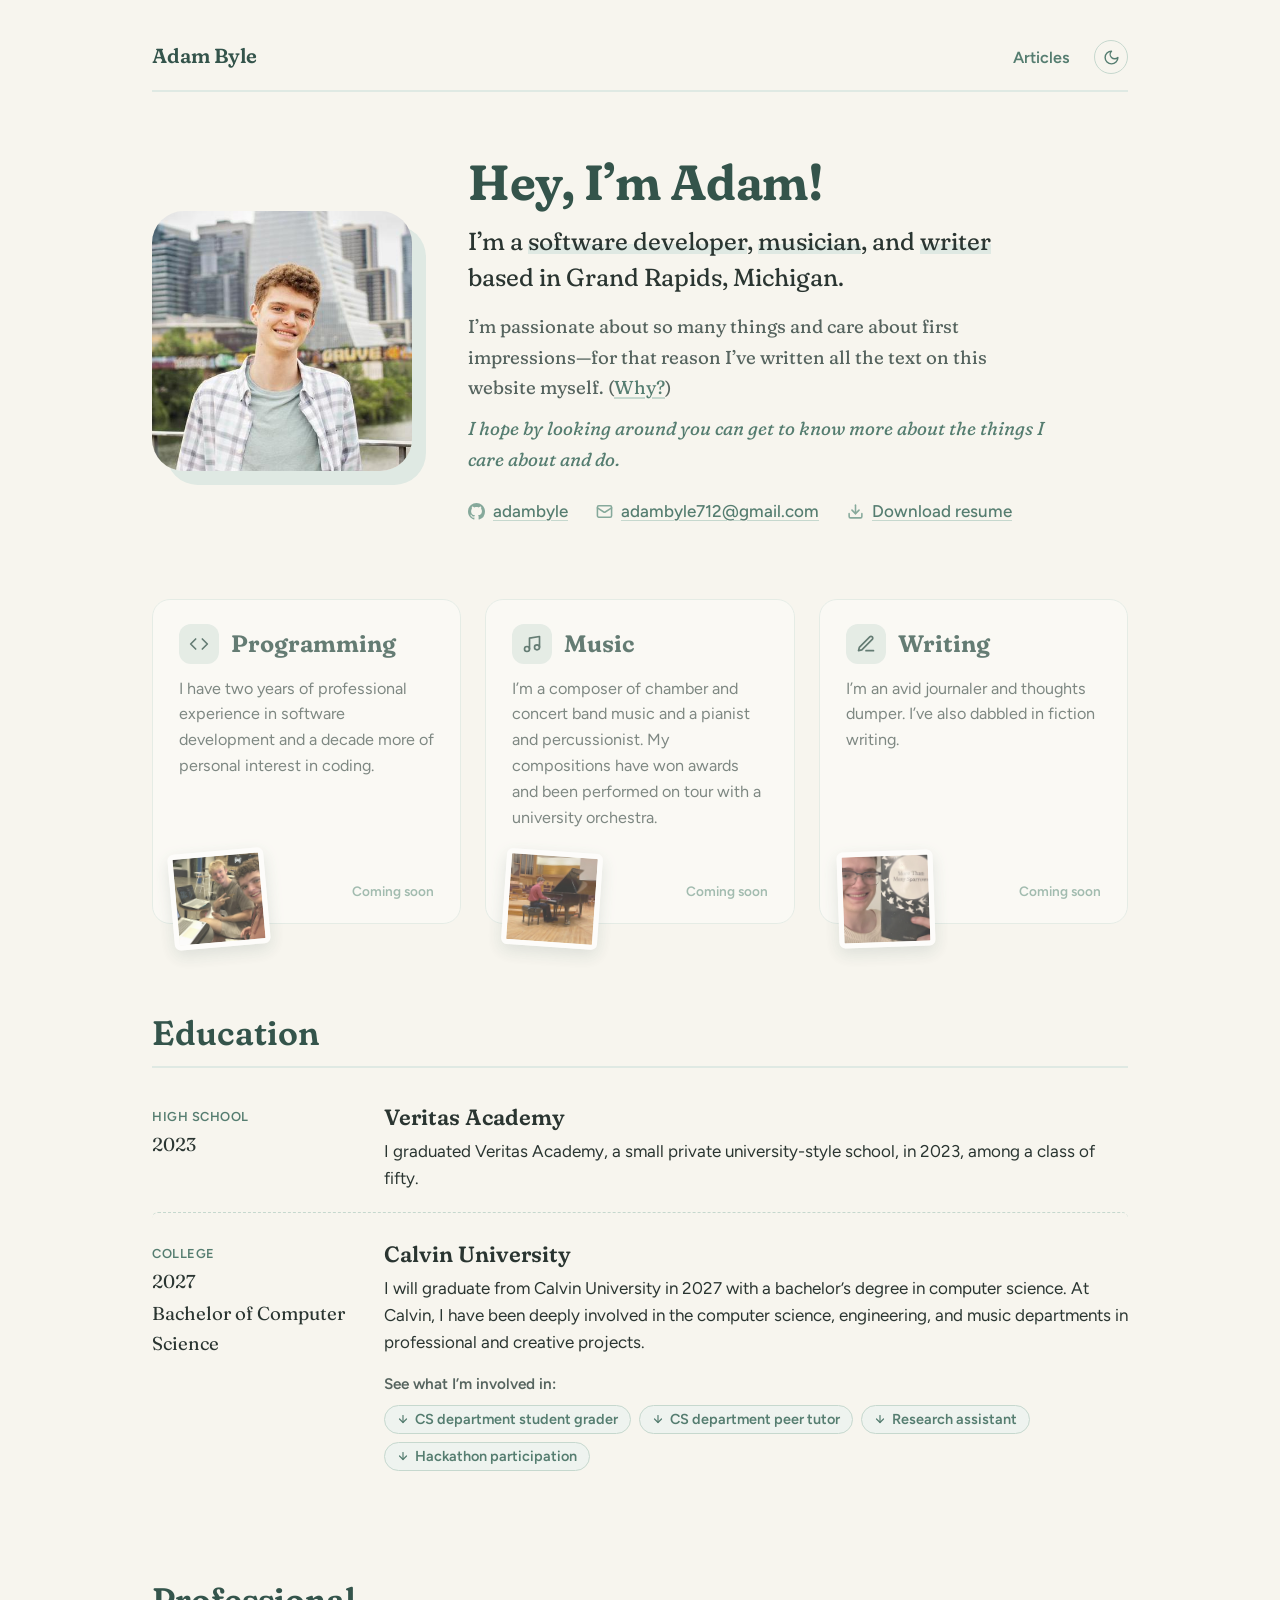
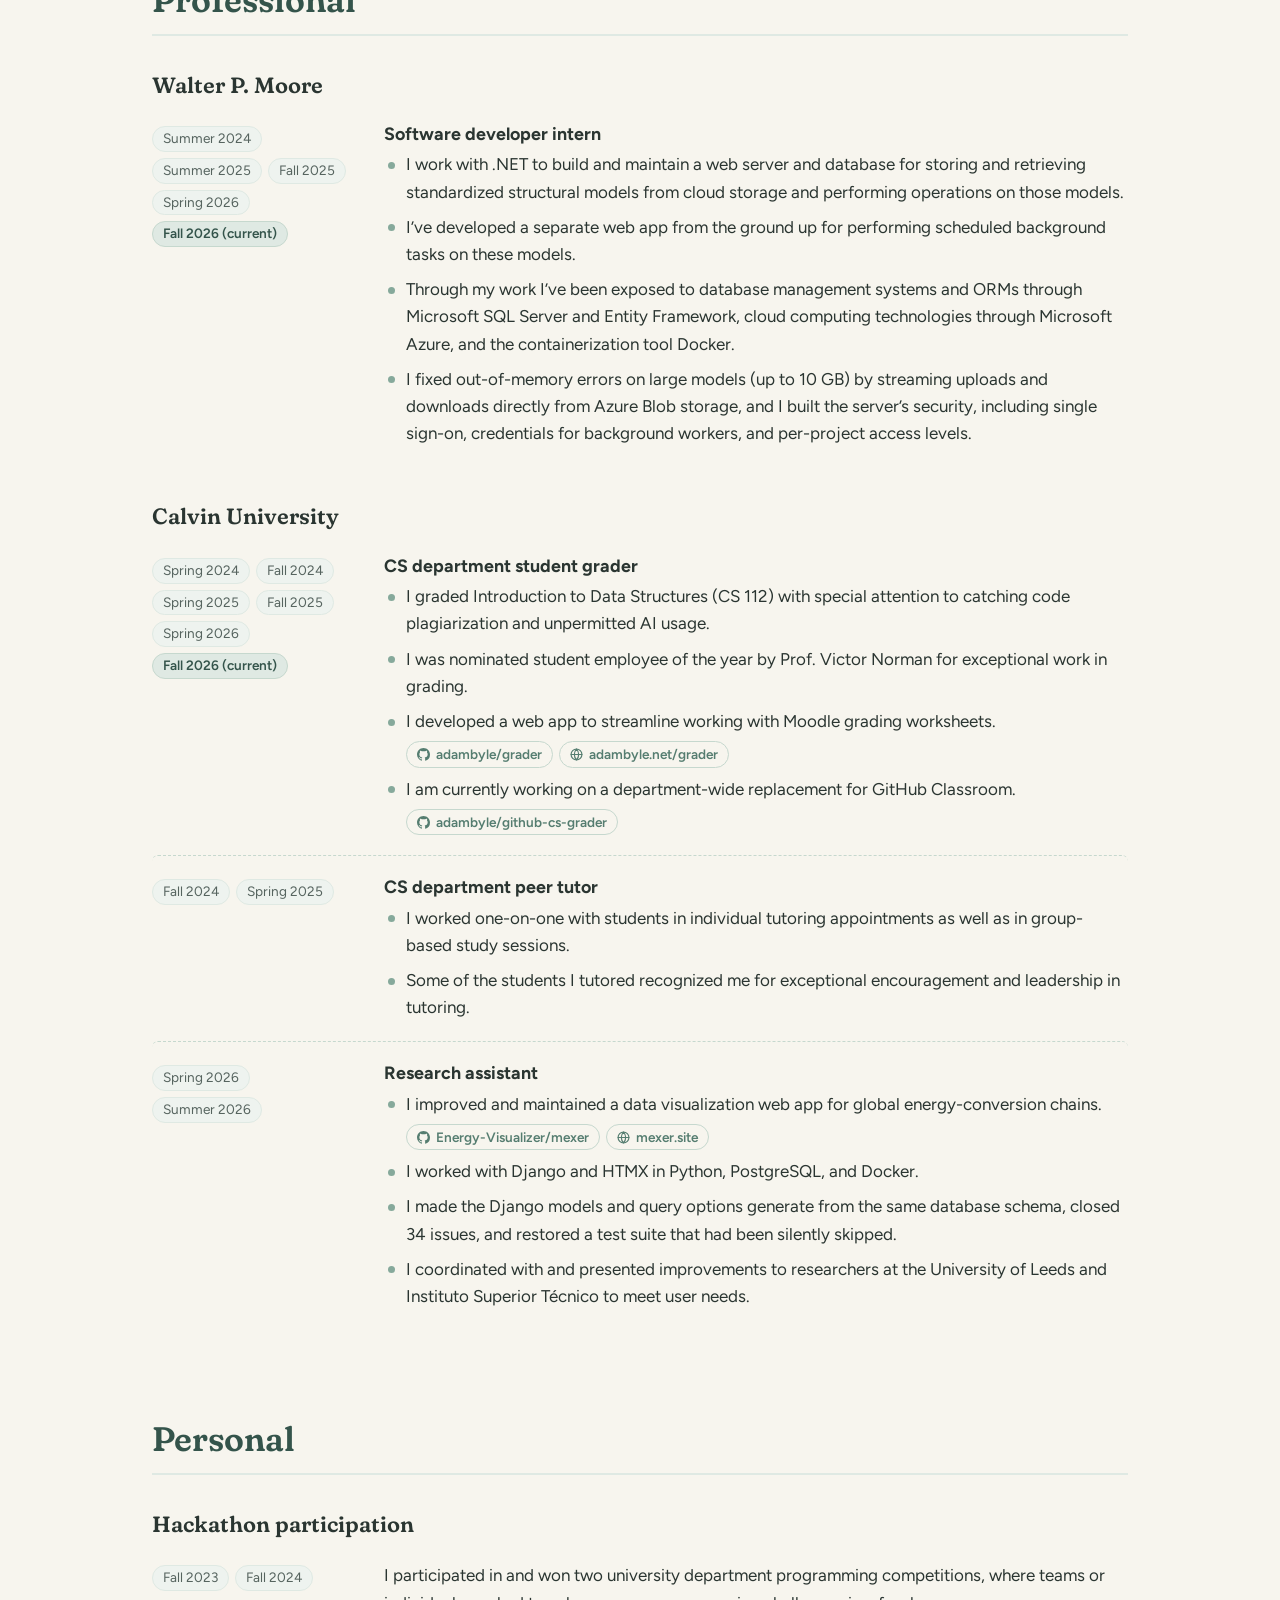
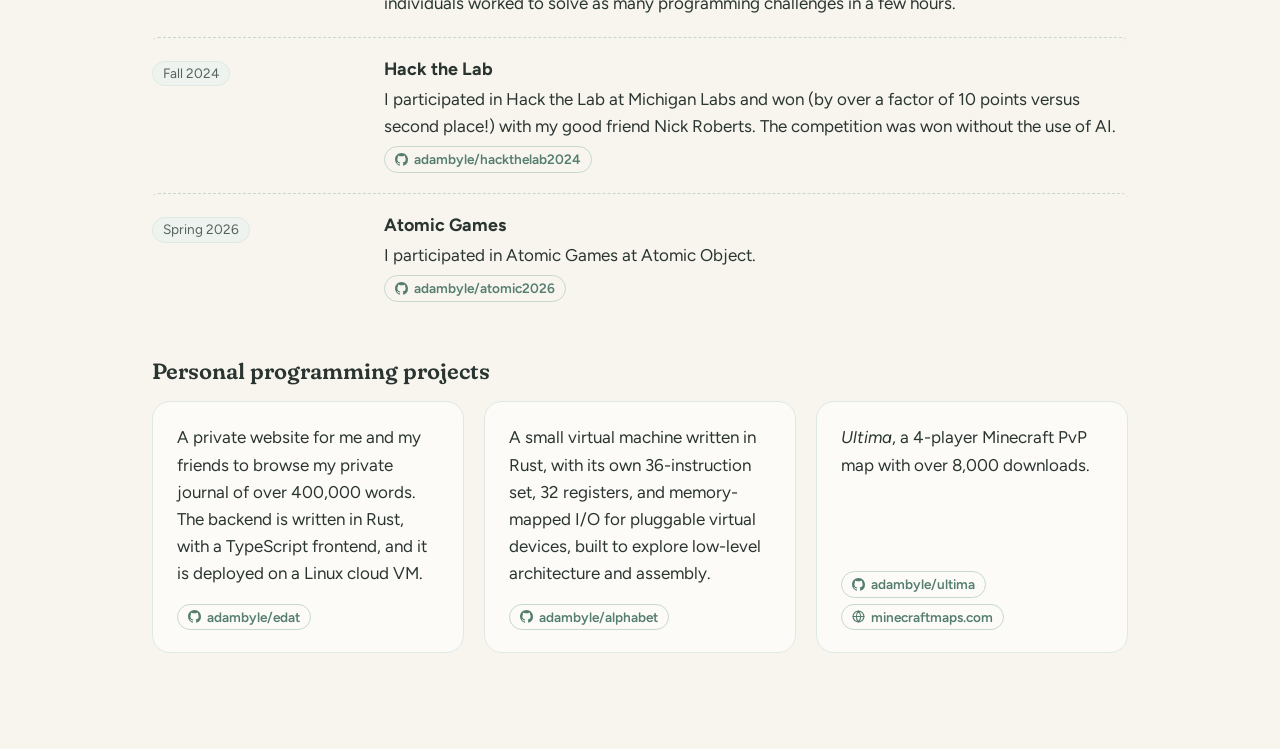
<file: index.html>
<!doctype html>
<html lang="en">
    <head>
        <meta charset="utf-8" />
        <meta
            name="viewport"
            content="width=device-width, initial-scale=1.0, shrink-to-fit=no"
        />
        <title>Adam Byle</title>
        <link rel="preconnect" href="https://fonts.googleapis.com" />
        <link rel="preconnect" href="https://fonts.gstatic.com" crossorigin />
        <link
            rel="stylesheet"
            href="https://fonts.googleapis.com/css2?family=Figtree:ital,wght@0,400;0,500;0,600;0,700;1,400&family=Fraunces:ital,opsz,wght,SOFT@0,9..144,400..700,100;1,9..144,400..700,100&display=swap"
        />
        <link rel="stylesheet" type="text/css" href="style.css?v=2f252ca" />
        <script src="theme.js?v=0bc9183"></script>
    </head>

    <body>
        <main class="page">
            <nav class="site-nav" aria-label="Site">
                <a class="site-nav-home" href="./" aria-current="page"
                    >Adam Byle</a
                >
                <a href="article/">Articles</a>
                <button class="theme-toggle" type="button" hidden aria-label="Switch to dark mode">
                    <svg class="icon-moon" viewBox="0 0 24 24" aria-hidden="true">
                        <path d="M12 3a6 6 0 0 0 9 9 9 9 0 1 1-9-9Z" />
                    </svg>
                    <svg class="icon-sun" viewBox="0 0 24 24" aria-hidden="true">
                        <circle cx="12" cy="12" r="4" />
                        <path d="M12 2v2M12 20v2M4.93 4.93l1.41 1.41M17.66 17.66l1.41 1.41M2 12h2M20 12h2M6.34 17.66l-1.41 1.41M19.07 4.93l-1.41 1.41" />
                    </svg>
                </button>
            </nav>

            <!-- Introduction -->
            <header class="intro">
                <img
                    class="intro-photo"
                    src="assets/images/profile.jpg"
                    alt="Adam Byle"
                    width="460"
                    height="460"
                />
                <div class="intro-text">
                    <h1 class="intro-greeting">Hey, I’m Adam!</h1>
                    <p class="intro-lead">
                        I’m a <span class="mark">software developer</span>,
                        <span class="mark">musician</span>, and
                        <span class="mark">writer</span> based in Grand Rapids,
                        Michigan.
                    </p>
                    <p class="intro-body">
                        I’m passionate about so many things and care about first
                        impressions—for that reason I’ve written all the text on
                        this website myself. (<a href="/article/ai">Why?</a>)
                    </p>
                    <p class="intro-body intro-closing">
                        I hope by looking around you can get to know more about
                        the things I care about and do.
                    </p>
                    <div class="links intro-links">
                        <a
                            class="link-github"
                            href="https://github.com/adambyle"
                            >adambyle</a
                        >
                        <a
                            class="link-email"
                            href="mailto:adambyle712@gmail.com"
                            >adambyle712@gmail.com</a
                        >
                        <a
                            class="link-resume"
                            href="assets/Adam_Byle_Resume.pdf"
                            download
                            >Download resume</a
                        >
                    </div>
                </div>
            </header>

            <!-- Interests -->
            <nav class="interests" aria-label="Interests">
                <div class="interest interest-disabled" aria-disabled="true">
                    <div class="interest-head">
                        <span class="interest-icon" aria-hidden="true">
                            <svg viewBox="0 0 24 24">
                                <polyline points="16 18 22 12 16 6" />
                                <polyline points="8 6 2 12 8 18" />
                            </svg>
                        </span>
                        <h2 class="interest-title">Programming</h2>
                    </div>
                    <p>
                        I have two years of professional experience in
                        software development and a decade more of personal
                        interest in coding.
                    </p>
                    <div class="interest-foot">
                        <img
                            class="interest-photo"
                            src="assets/images/hackathon.jpg"
                            alt="Adam and a friend at a hackathon"
                            width="360"
                            height="360"
                            loading="lazy"
                        />
                        <span class="interest-soon">Coming soon</span>
                    </div>
                </div>
                <div class="interest interest-disabled" aria-disabled="true">
                    <div class="interest-head">
                        <span class="interest-icon" aria-hidden="true">
                            <svg viewBox="0 0 24 24">
                                <path d="M9 18V5l12-2v13" />
                                <circle cx="6" cy="18" r="3" />
                                <circle cx="18" cy="16" r="3" />
                            </svg>
                        </span>
                        <h2 class="interest-title">Music</h2>
                    </div>
                    <p>
                        I’m a composer of chamber and concert band music and a
                        pianist and percussionist. My compositions have won
                        awards and been performed on tour with a university
                        orchestra.
                    </p>
                    <div class="interest-foot">
                        <img
                            class="interest-photo"
                            src="assets/images/piano.jpg"
                            alt="Adam playing a grand piano"
                            width="360"
                            height="360"
                            loading="lazy"
                        />
                        <span class="interest-soon">Coming soon</span>
                    </div>
                </div>
                <div class="interest interest-disabled" aria-disabled="true">
                    <div class="interest-head">
                        <span class="interest-icon" aria-hidden="true">
                            <svg viewBox="0 0 24 24">
                                <path d="M12 20h9" />
                                <path
                                    d="M16.5 3.5a2.121 2.121 0 0 1 3 3L7 19l-4 1 1-4L16.5 3.5z"
                                />
                            </svg>
                        </span>
                        <h2 class="interest-title">Writing</h2>
                    </div>
                    <p>
                        I’m an avid journaler and thoughts dumper. I’ve also
                        dabbled in fiction writing.
                    </p>
                    <div class="interest-foot">
                        <img
                            class="interest-photo"
                            src="assets/images/book.jpg"
                            alt="Adam holding a book he wrote"
                            width="360"
                            height="360"
                            loading="lazy"
                        />
                        <span class="interest-soon">Coming soon</span>
                    </div>
                </div>
            </nav>

            <!-- Education -->
            <section class="section" id="education">
                <h2 class="section-title">Education</h2>

                <article class="entry">
                    <div class="entry-meta">
                        <span class="entry-label">High school</span>
                        <span class="entry-date">2023</span>
                    </div>
                    <div class="entry-body">
                        <h3 class="entry-title">Veritas Academy</h3>
                        <p>
                            I graduated Veritas Academy, a small private
                            university-style school, in 2023, among a class of
                            fifty.
                        </p>
                    </div>
                </article>

                <article class="entry">
                    <div class="entry-meta">
                        <span class="entry-label">College</span>
                        <span class="entry-date">2027</span>
                        <span class="entry-date">Bachelor of Computer Science</span>
                    </div>
                    <div class="entry-body">
                        <h3 class="entry-title">Calvin University</h3>
                        <p>
                            I will graduate from Calvin University in 2027 with
                            a bachelor’s degree in computer science. At Calvin,
                            I have been deeply involved in the computer
                            science, engineering, and music departments in
                            professional and creative projects.
                        </p>

                        <!-- Keep in sync with every Calvin involvement on the page. -->
                        <div class="involvements">
                            <p class="involvements-label">
                                See what I’m involved in:
                            </p>
                            <ul class="jump-links">
                                <li>
                                    <a href="#calvin-grader"
                                        >CS department student grader</a
                                    >
                                </li>
                                <li>
                                    <a href="#calvin-tutor"
                                        >CS department peer tutor</a
                                    >
                                </li>
                                <li>
                                    <a href="#calvin-research"
                                        >Research assistant</a
                                    >
                                </li>
                                <li>
                                    <a href="#hackathons"
                                        >Hackathon participation</a
                                    >
                                </li>
                            </ul>
                        </div>
                    </div>
                </article>
            </section>

            <!-- Professional -->
            <section class="section" id="professional">
                <h2 class="section-title">Professional</h2>

                <div class="org">
                    <h3 class="org-title">Walter P. Moore</h3>

                    <article class="entry" id="walter-p-moore">
                        <div class="entry-meta">
                            <ul class="terms">
                                <li>Summer 2024</li>
                                <li>Summer 2025</li>
                                <li>Fall 2025</li>
                                <li>Spring 2026</li>
                                <li class="current">Fall 2026 (current)</li>
                            </ul>
                        </div>
                        <div class="entry-body">
                            <h4 class="entry-title">
                                Software developer intern
                            </h4>
                            <ul class="points">
                                <li>
                                    I work with .NET to build and maintain a
                                    web server and database for storing and
                                    retrieving standardized structural models
                                    from cloud storage and performing
                                    operations on those models.
                                </li>
                                <li>
                                    I’ve developed a separate web app from the
                                    ground up for performing scheduled
                                    background tasks on these models.
                                </li>
                                <li>
                                    Through my work I’ve been exposed to
                                    database management systems and ORMs
                                    through Microsoft SQL Server and Entity
                                    Framework, cloud computing technologies
                                    through Microsoft Azure, and the
                                    containerization tool Docker.
                                </li>
                                <li>
                                    I fixed out-of-memory errors on large
                                    models (up to 10 GB) by streaming uploads
                                    and downloads directly from Azure Blob
                                    storage, and I built the server’s security,
                                    including single sign-on, credentials for
                                    background workers, and per-project access
                                    levels.
                                </li>
                            </ul>
                        </div>
                    </article>
                </div>

                <div class="org">
                    <h3 class="org-title">Calvin University</h3>

                    <article class="entry" id="calvin-grader">
                        <div class="entry-meta">
                            <ul class="terms">
                                <li>Spring 2024</li>
                                <li>Fall 2024</li>
                                <li>Spring 2025</li>
                                <li>Fall 2025</li>
                                <li>Spring 2026</li>
                                <li class="current">Fall 2026 (current)</li>
                            </ul>
                        </div>
                        <div class="entry-body">
                            <h4 class="entry-title">
                                CS department student grader
                            </h4>
                            <ul class="points">
                                <li>
                                    I graded Introduction to Data Structures (CS
                                    112) with special attention to catching
                                    code plagiarization and unpermitted AI
                                    usage.
                                </li>
                                <li>
                                    I was nominated student employee of the year
                                    by Prof. Victor Norman for exceptional work
                                    in grading.
                                </li>
                                <li>
                                    I developed a web app to streamline working
                                    with Moodle grading worksheets.
                                    <span class="links">
                                        <a
                                            class="link-github"
                                            href="https://github.com/adambyle/grader"
                                            >adambyle/grader</a
                                        >
                                        <a class="link-site" href="/grader"
                                            >adambyle.net/grader</a
                                        >
                                    </span>
                                </li>
                                <li>
                                    I am currently working on a department-wide
                                    replacement for GitHub Classroom.
                                    <span class="links">
                                        <a
                                            class="link-github"
                                            href="https://github.com/adambyle/github-cs-grader"
                                            >adambyle/github-cs-grader</a
                                        >
                                    </span>
                                </li>
                            </ul>
                        </div>
                    </article>

                    <article class="entry" id="calvin-tutor">
                        <div class="entry-meta">
                            <ul class="terms">
                                <li>Fall 2024</li>
                                <li>Spring 2025</li>
                            </ul>
                        </div>
                        <div class="entry-body">
                            <h4 class="entry-title">
                                CS department peer tutor
                            </h4>
                            <ul class="points">
                                <li>
                                    I worked one-on-one with students in
                                    individual tutoring appointments as well as
                                    in group-based study sessions.
                                </li>
                                <li>
                                    Some of the students I tutored recognized me
                                    for exceptional encouragement and leadership
                                    in tutoring.
                                </li>
                            </ul>
                        </div>
                    </article>

                    <article class="entry" id="calvin-research">
                        <div class="entry-meta">
                            <ul class="terms">
                                <li>Spring 2026</li>
                                <li>Summer 2026</li>
                            </ul>
                        </div>
                        <div class="entry-body">
                            <h4 class="entry-title">Research assistant</h4>
                            <ul class="points">
                                <li>
                                    I improved and maintained a data
                                    visualization web app for global
                                    energy-conversion chains.
                                    <span class="links">
                                        <a
                                            class="link-github"
                                            href="https://github.com/Energy-Visualizer/mexer"
                                            >Energy-Visualizer/mexer</a
                                        >
                                        <a
                                            class="link-site"
                                            href="https://mexer.site"
                                            >mexer.site</a
                                        >
                                    </span>
                                </li>
                                <li>
                                    I worked with Django and HTMX in Python,
                                    PostgreSQL, and Docker.
                                </li>
                                <li>
                                    I made the Django models and query options
                                    generate from the same database schema,
                                    closed 34 issues, and restored a test suite
                                    that had been silently skipped.
                                </li>
                                <li>
                                    I coordinated with and presented
                                    improvements to researchers at the
                                    University of Leeds and Instituto Superior
                                    Técnico to meet user needs.
                                </li>
                            </ul>
                        </div>
                    </article>
                </div>
            </section>

            <!-- Personal -->
            <section class="section" id="personal">
                <h2 class="section-title">Personal</h2>

                <div class="org" id="hackathons">
                    <h3 class="org-title">Hackathon participation</h3>

                    <article class="entry">
                        <div class="entry-meta">
                            <ul class="terms">
                                <li>Fall 2023</li>
                                <li>Fall 2024</li>
                            </ul>
                        </div>
                        <div class="entry-body">
                            <p>
                                I participated in and won two university
                                department programming competitions, where
                                teams or individuals worked to solve as many
                                programming challenges in a few hours.
                            </p>
                        </div>
                    </article>

                    <article class="entry">
                        <div class="entry-meta">
                            <ul class="terms">
                                <li>Fall 2024</li>
                            </ul>
                        </div>
                        <div class="entry-body">
                            <h4 class="entry-title">Hack the Lab</h4>
                            <p>
                                I participated in Hack the Lab at Michigan Labs
                                and won (by over a factor of 10 points versus
                                second place!) with my good friend Nick Roberts.
                                The competition was won without the use of AI.
                            </p>
                            <span class="links">
                                <a
                                    class="link-github"
                                    href="https://github.com/adambyle/hackthelab2024"
                                    >adambyle/hackthelab2024</a
                                >
                            </span>
                        </div>
                    </article>

                    <article class="entry">
                        <div class="entry-meta">
                            <ul class="terms">
                                <li>Spring 2026</li>
                            </ul>
                        </div>
                        <div class="entry-body">
                            <h4 class="entry-title">Atomic Games</h4>
                            <p>I participated in Atomic Games at Atomic Object.</p>
                            <span class="links">
                                <a
                                    class="link-github"
                                    href="https://github.com/adambyle/atomic2026"
                                    >adambyle/atomic2026</a
                                >
                            </span>
                        </div>
                    </article>
                </div>

                <div class="org">
                    <h3 class="org-title">Personal programming projects</h3>

                    <ul class="projects">
                        <li class="project">
                            <p>
                                A private website for me and my friends to
                                browse my private journal of over 400,000
                                words. The backend is written in Rust, with a
                                TypeScript frontend, and it is deployed on a
                                Linux cloud VM.
                            </p>
                            <span class="links">
                                <a
                                    class="link-github"
                                    href="https://github.com/adambyle/edat"
                                    >adambyle/edat</a
                                >
                            </span>
                        </li>
                        <li class="project">
                            <p>
                                A small virtual machine written in Rust, with
                                its own 36-instruction set, 32 registers, and
                                memory-mapped I/O for pluggable virtual
                                devices, built to explore low-level
                                architecture and assembly.
                            </p>
                            <span class="links">
                                <a
                                    class="link-github"
                                    href="https://github.com/adambyle/alphabet"
                                    >adambyle/alphabet</a
                                >
                            </span>
                        </li>
                        <li class="project">
                            <p>
                                <em>Ultima</em>, a 4-player Minecraft PvP map
                                with over 8,000 downloads.
                            </p>
                            <span class="links">
                                <a
                                    class="link-github"
                                    href="https://github.com/adambyle/ultima"
                                    >adambyle/ultima</a
                                >
                                <a
                                    class="link-site"
                                    href="https://www.minecraftmaps.com/47320-ultima-pvp"
                                    >minecraftmaps.com</a
                                >
                            </span>
                        </li>
                    </ul>
                </div>
            </section>

            <!-- Music and writing: reserved for future content. -->
            <!--
            <section class="section" id="music-and-writing">
                <h2 class="section-title">Music and writing</h2>
            </section>
            -->
        </main>
    </body>
</html>
</file>
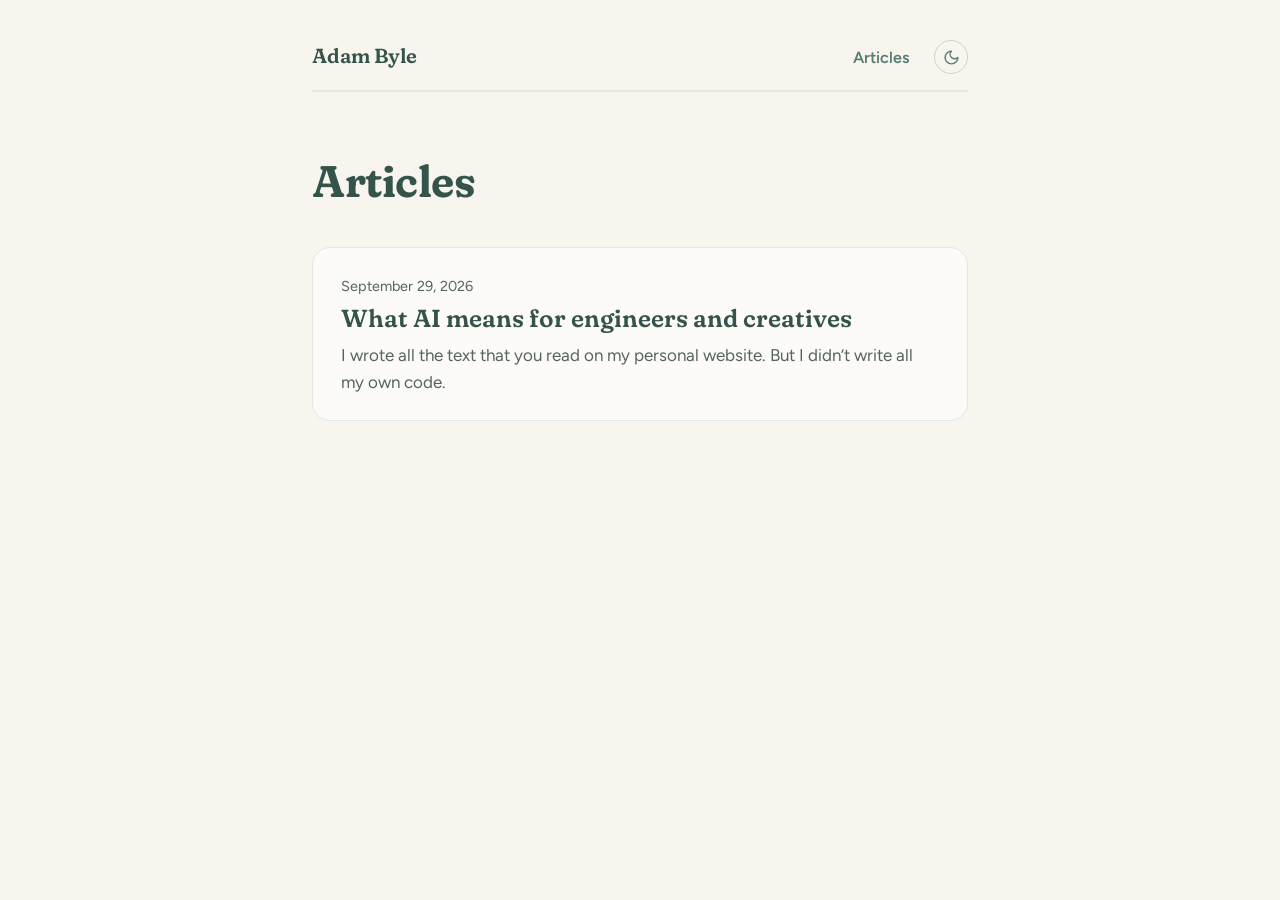
<file: article/index.html>
<!doctype html>
<!-- Generated by scripts/build_articles.py from articles/*.md. Edit the source, not this file. -->
<html lang="en">
    <head>
        <meta charset="utf-8" />
        <meta
            name="viewport"
            content="width=device-width, initial-scale=1.0, shrink-to-fit=no"
        />
        <title>Articles · Adam Byle</title>
        <link rel="preconnect" href="https://fonts.googleapis.com" />
        <link rel="preconnect" href="https://fonts.gstatic.com" crossorigin />
        <link rel="stylesheet" href="https://fonts.googleapis.com/css2?family=Figtree:ital,wght@0,400;0,500;0,600;0,700;1,400&family=Fraunces:ital,opsz,wght,SOFT@0,9..144,400..700,100;1,9..144,400..700,100&display=swap" />
        <link rel="stylesheet" type="text/css" href="../style.css?v=2f252ca" />
        <script src="../theme.js?v=0bc9183"></script>
    </head>

    <body>
        <main class="page page-narrow">
            <nav class="site-nav" aria-label="Site">
                <a class="site-nav-home" href="../">Adam Byle</a>
                <a href="../article/">Articles</a>
                <button class="theme-toggle" type="button" hidden aria-label="Switch to dark mode">
                    <svg class="icon-moon" viewBox="0 0 24 24" aria-hidden="true">
                        <path d="M12 3a6 6 0 0 0 9 9 9 9 0 1 1-9-9Z" />
                    </svg>
                    <svg class="icon-sun" viewBox="0 0 24 24" aria-hidden="true">
                        <circle cx="12" cy="12" r="4" />
                        <path d="M12 2v2M12 20v2M4.93 4.93l1.41 1.41M17.66 17.66l1.41 1.41M2 12h2M20 12h2M6.34 17.66l-1.41 1.41M19.07 4.93l-1.41 1.41" />
                    </svg>
                </button>
            </nav>
            <h1 class="article-title">Articles</h1>
            <ul class="post-list">
                <li>
                    <a class="post" href="ai/">
                        <time class="post-date" datetime="2026-09-29">September 29, 2026</time>
                        <h2 class="post-title">What AI means for engineers and creatives</h2>
                        <p class="post-excerpt">I wrote all the text that you read on my personal website. But I didn’t write all my own code.</p>
                    </a>
                </li>
            </ul>
        </main>
    </body>
</html>
</file>
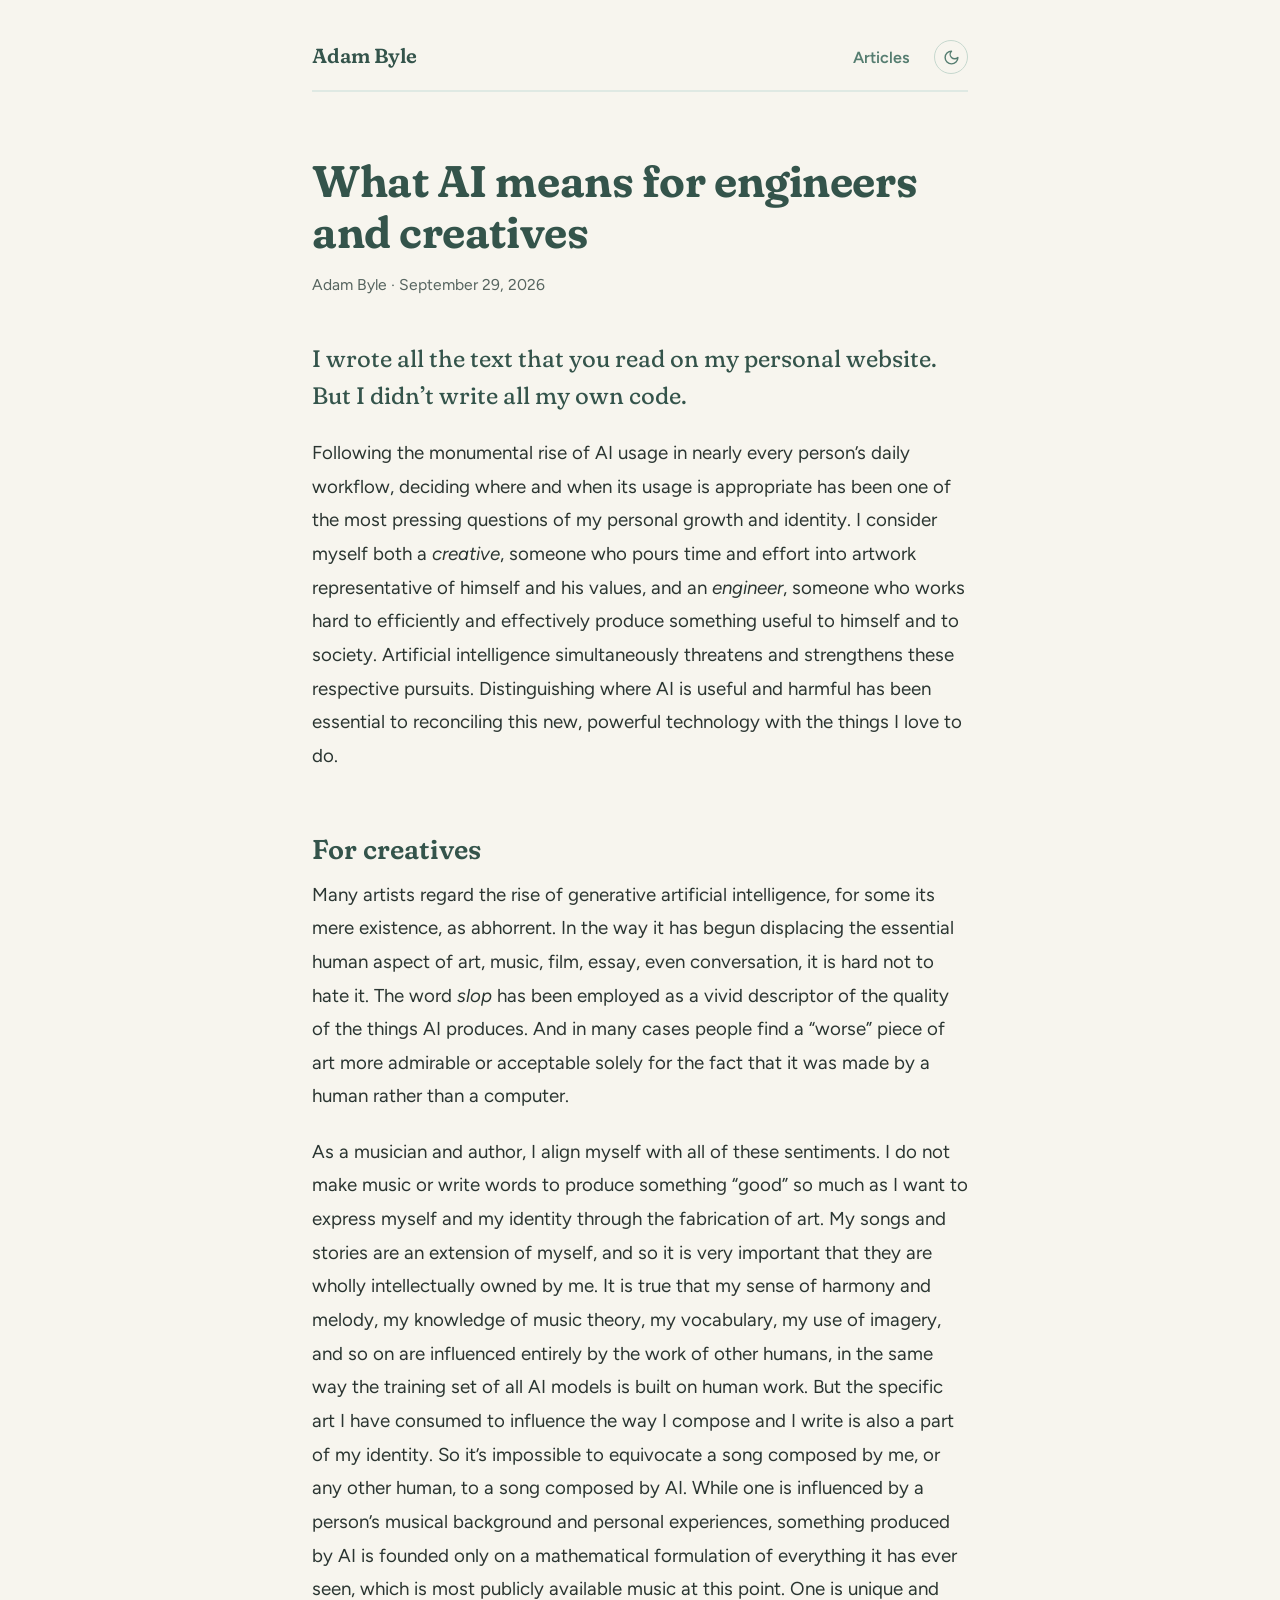
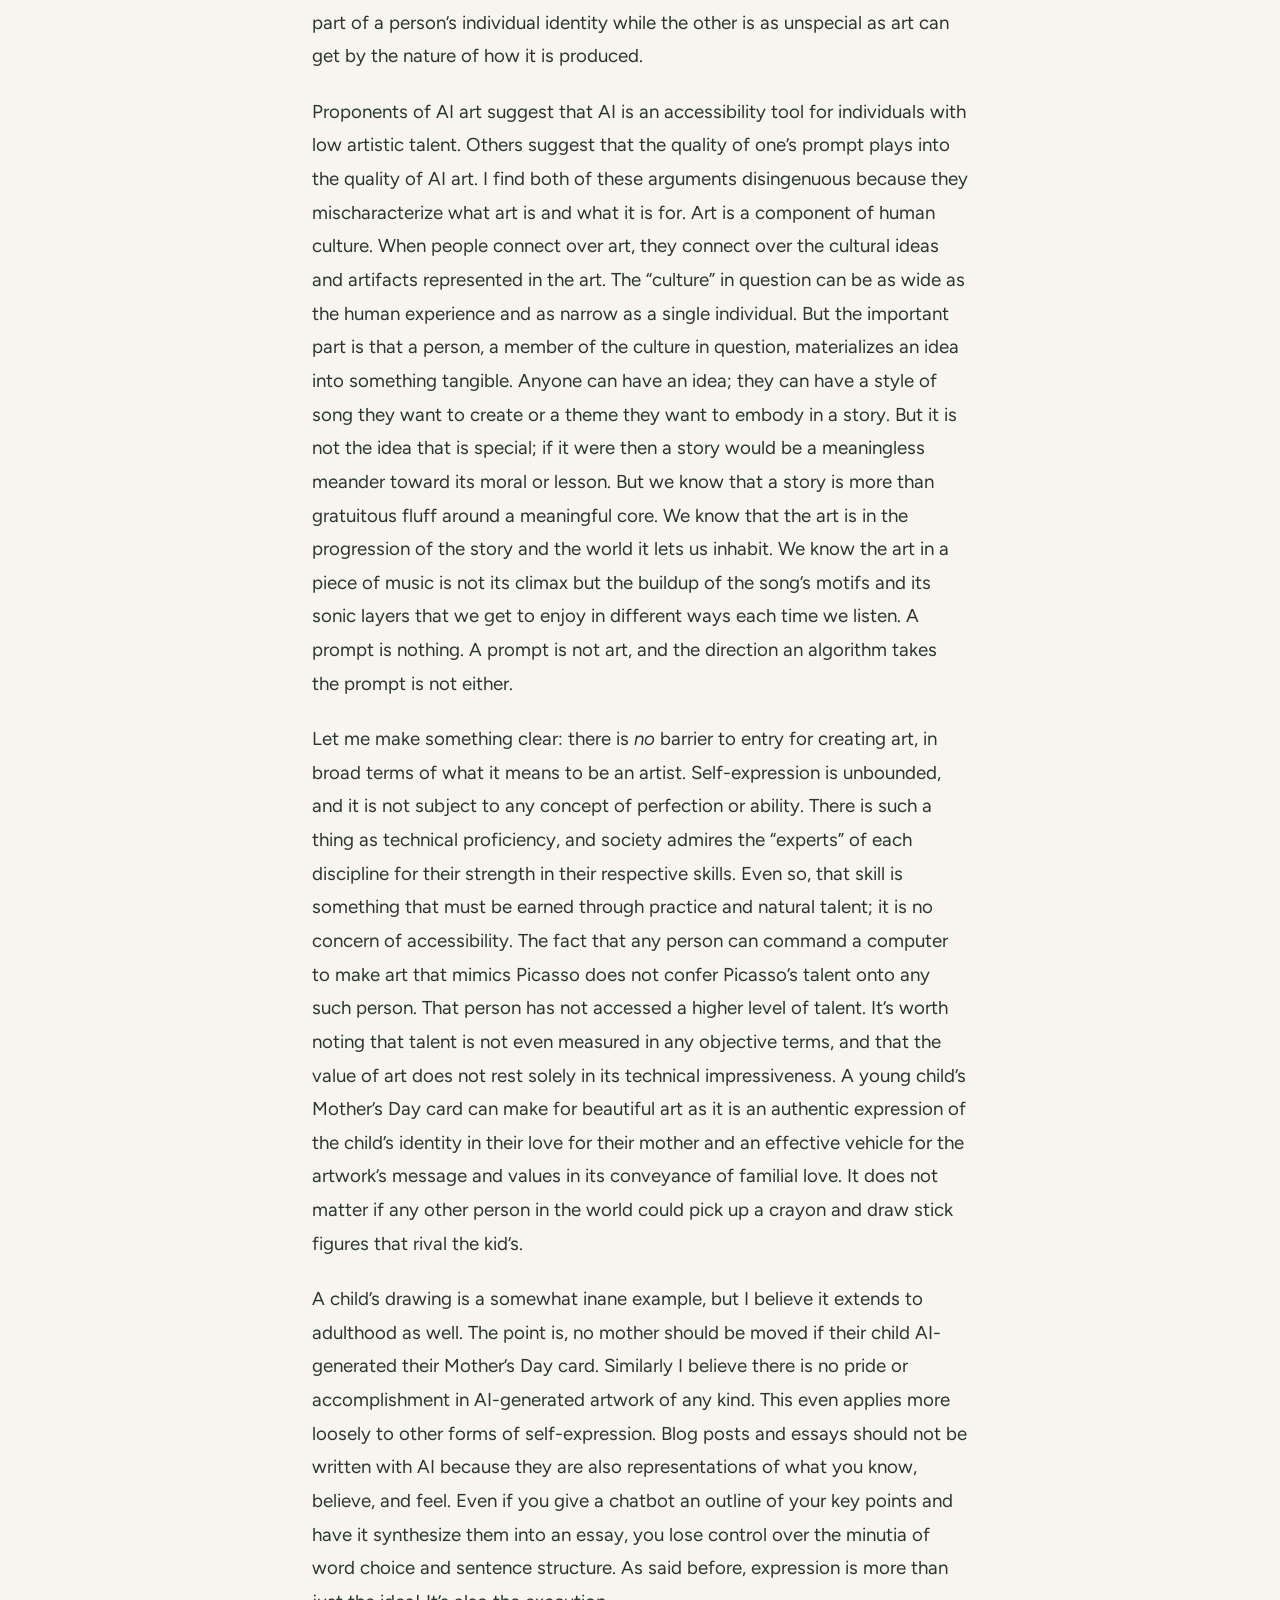
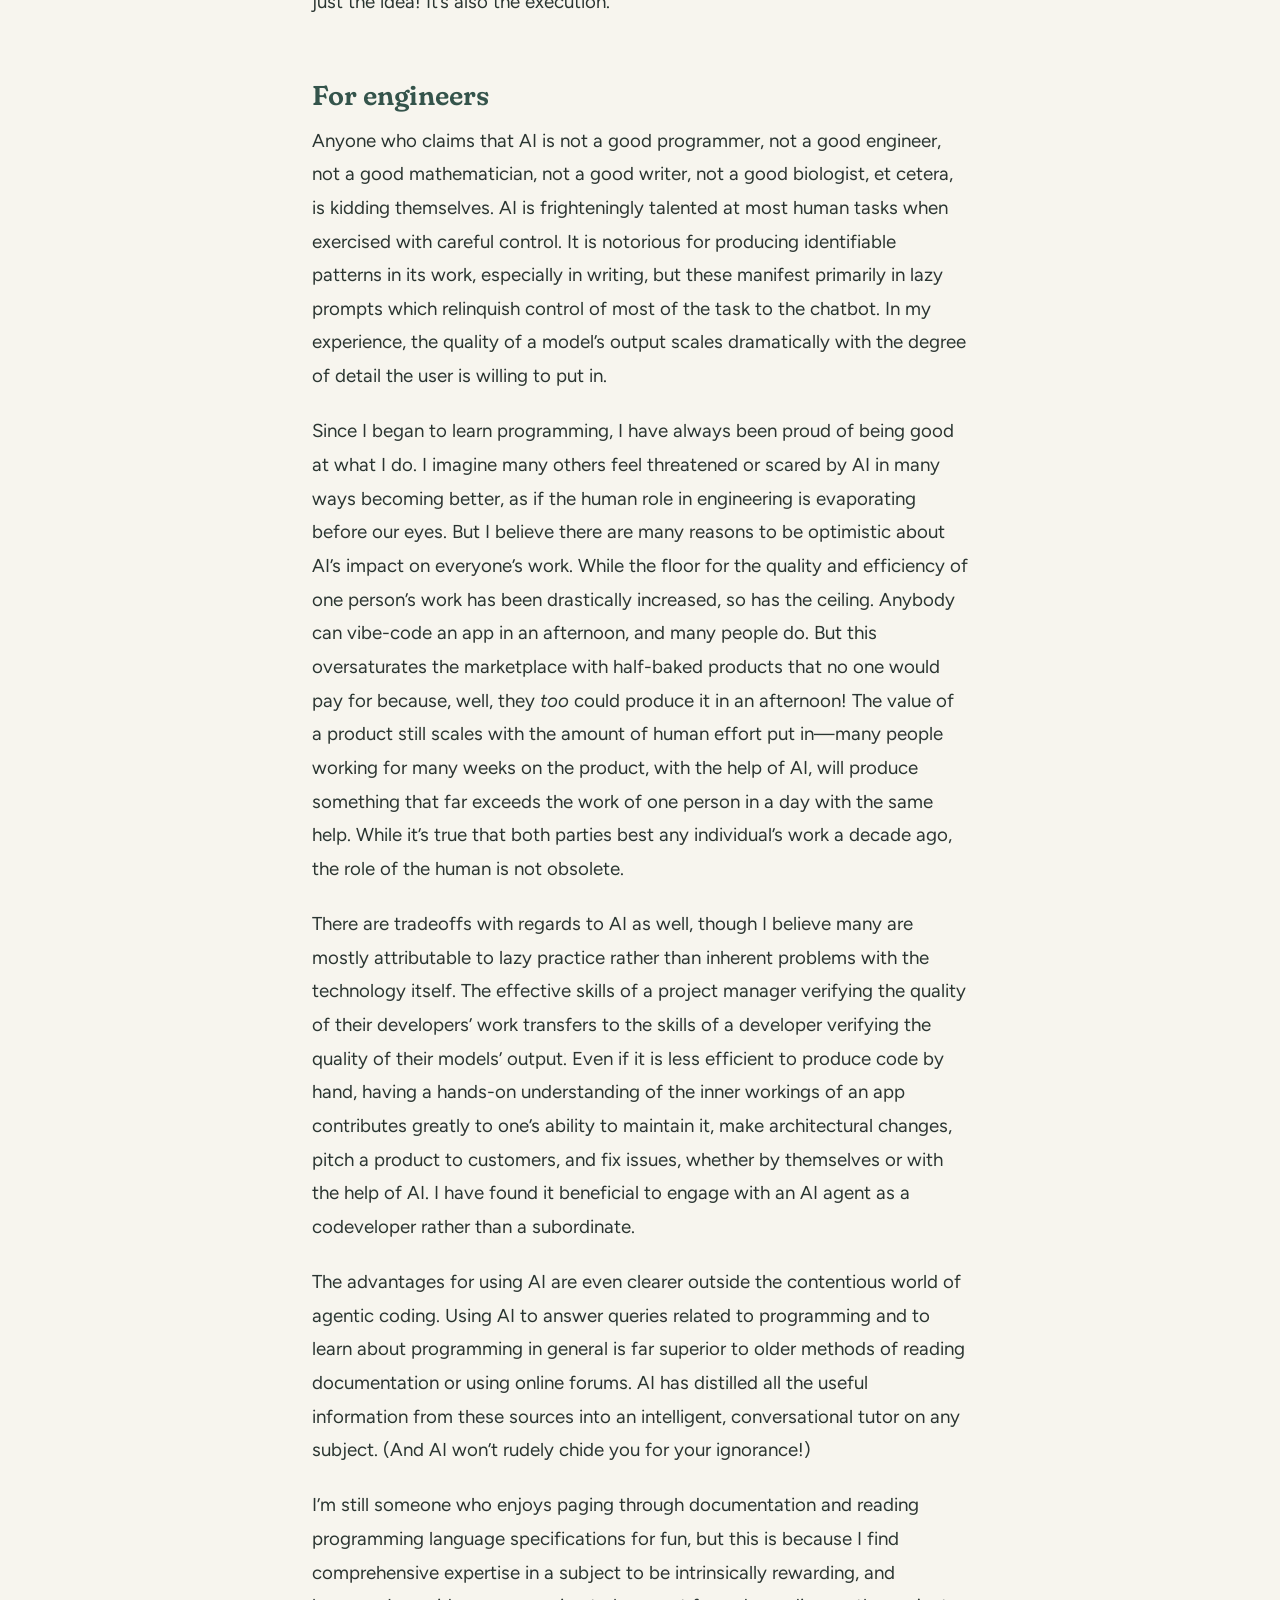
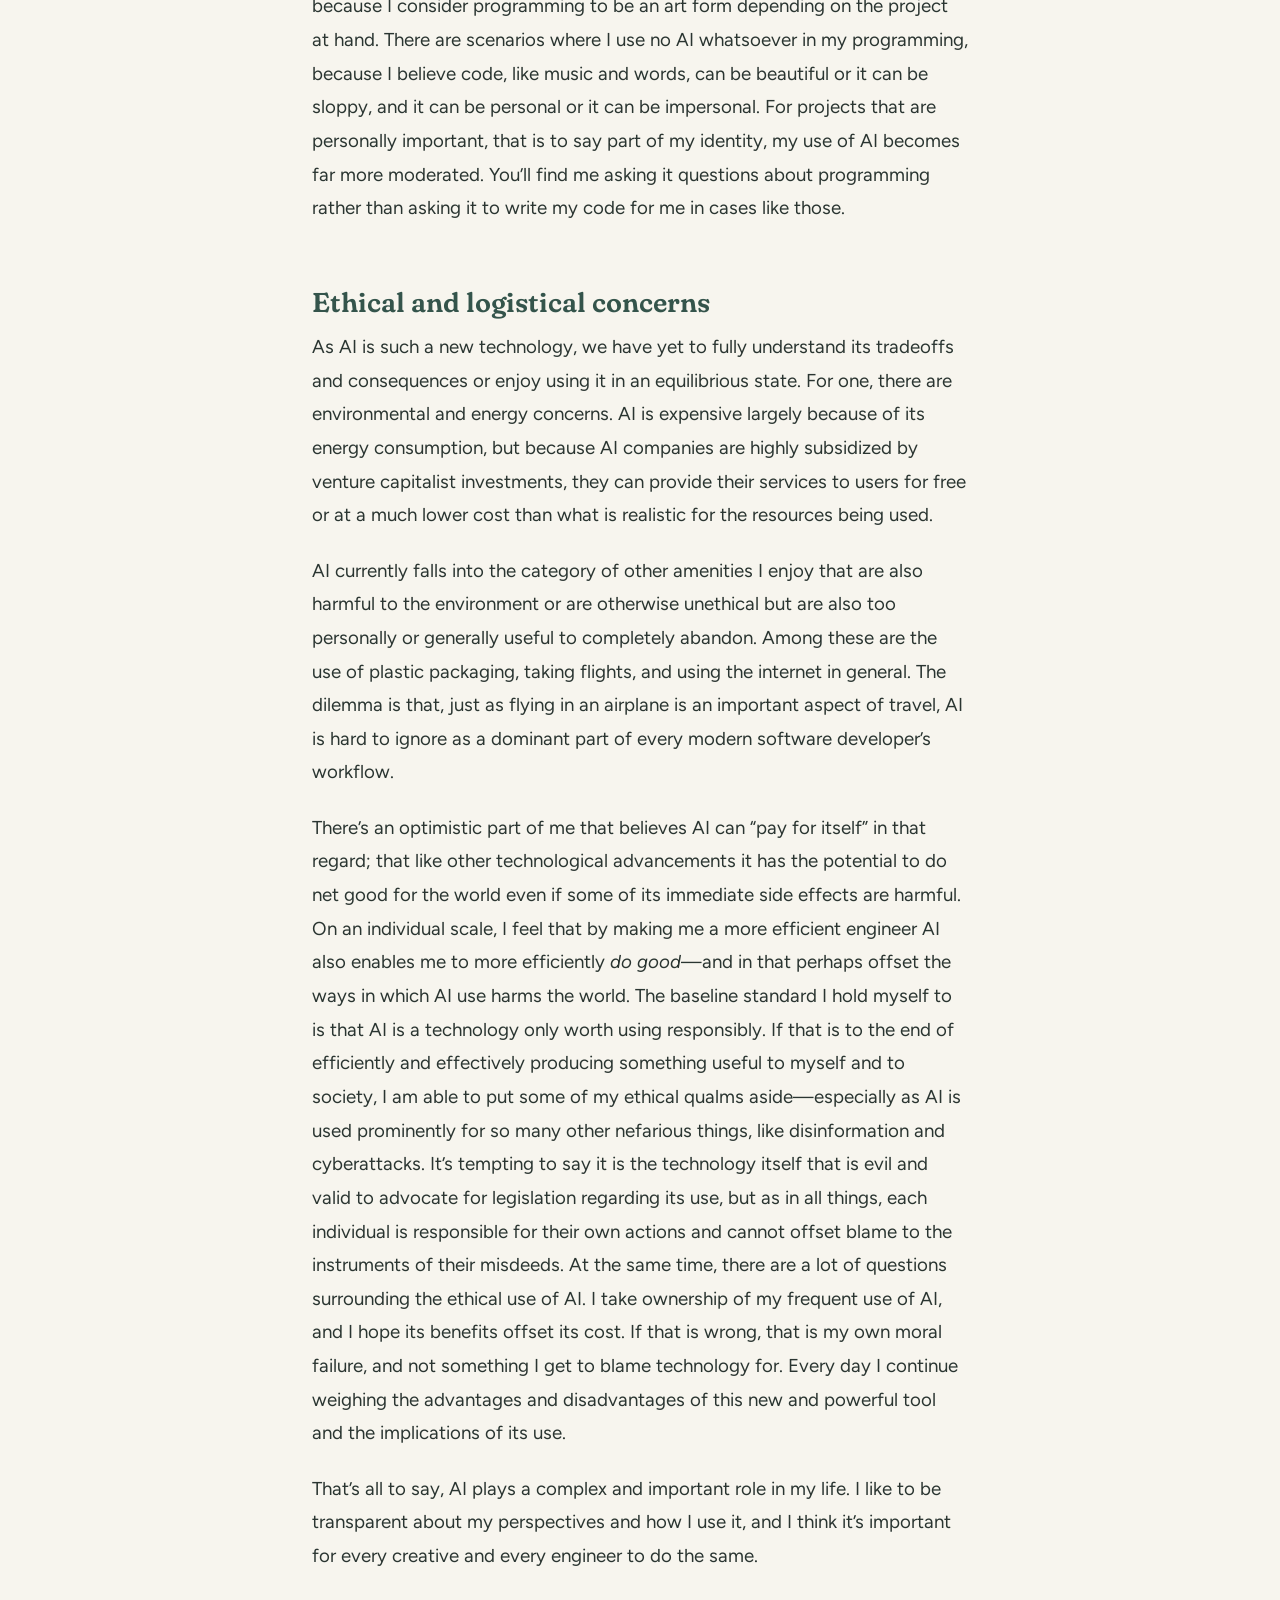
<file: article/ai/index.html>
<!doctype html>
<!-- Generated by scripts/build_articles.py from articles/ai.md. Edit the source, not this file. -->
<html lang="en">
    <head>
        <meta charset="utf-8" />
        <meta
            name="viewport"
            content="width=device-width, initial-scale=1.0, shrink-to-fit=no"
        />
        <title>What AI means for engineers and creatives · Adam Byle</title>
        <meta name="description" content="I wrote all the text that you read on my personal website. But I didn’t write all my own code." />
        <link rel="preconnect" href="https://fonts.googleapis.com" />
        <link rel="preconnect" href="https://fonts.gstatic.com" crossorigin />
        <link rel="stylesheet" href="https://fonts.googleapis.com/css2?family=Figtree:ital,wght@0,400;0,500;0,600;0,700;1,400&family=Fraunces:ital,opsz,wght,SOFT@0,9..144,400..700,100;1,9..144,400..700,100&display=swap" />
        <link rel="stylesheet" type="text/css" href="../../style.css?v=2f252ca" />
        <script src="../../theme.js?v=0bc9183"></script>
    </head>

    <body>
        <main class="page page-narrow">
            <nav class="site-nav" aria-label="Site">
                <a class="site-nav-home" href="../../">Adam Byle</a>
                <a href="../../article/">Articles</a>
                <button class="theme-toggle" type="button" hidden aria-label="Switch to dark mode">
                    <svg class="icon-moon" viewBox="0 0 24 24" aria-hidden="true">
                        <path d="M12 3a6 6 0 0 0 9 9 9 9 0 1 1-9-9Z" />
                    </svg>
                    <svg class="icon-sun" viewBox="0 0 24 24" aria-hidden="true">
                        <circle cx="12" cy="12" r="4" />
                        <path d="M12 2v2M12 20v2M4.93 4.93l1.41 1.41M17.66 17.66l1.41 1.41M2 12h2M20 12h2M6.34 17.66l-1.41 1.41M19.07 4.93l-1.41 1.41" />
                    </svg>
                </button>
            </nav>
            <article class="article">
                <header class="article-header">
                    <h1 class="article-title">What AI means for engineers and creatives</h1>
                    <p class="article-meta">
                        Adam Byle ·
                        <time datetime="2026-09-29">September 29, 2026</time>
                    </p>
                </header>
                <div class="prose">
                    <p>I wrote all the text that you read on my personal website. But I didn’t write all my own code.</p>
                    <p>Following the monumental rise of AI usage in nearly every person’s daily workflow, deciding where and when its usage is appropriate has been one of the most pressing questions of my personal growth and identity. I consider myself both a <em>creative</em>, someone who pours time and effort into artwork representative of himself and his values, and an <em>engineer</em>, someone who works hard to efficiently and effectively produce something useful to himself and to society. Artificial intelligence simultaneously threatens and strengthens these respective pursuits. Distinguishing where AI is useful and harmful has been essential to reconciling this new, powerful technology with the things I love to do.</p>
                    <h2 id="for-creatives">For creatives</h2>
                    <p>Many artists regard the rise of generative artificial intelligence, for some its mere existence, as abhorrent. In the way it has begun displacing the essential human aspect of art, music, film, essay, even conversation, it is hard not to hate it. The word <em>slop</em> has been employed as a vivid descriptor of the quality of the things AI produces. And in many cases people find a “worse” piece of art more admirable or acceptable solely for the fact that it was made by a human rather than a computer.</p>
                    <p>As a musician and author, I align myself with all of these sentiments. I do not make music or write words to produce something “good” so much as I want to express myself and my identity through the fabrication of art. My songs and stories are an extension of myself, and so it is very important that they are wholly intellectually owned by me. It is true that my sense of harmony and melody, my knowledge of music theory, my vocabulary, my use of imagery, and so on are influenced entirely by the work of other humans, in the same way the training set of all AI models is built on human work. But the specific art I have consumed to influence the way I compose and I write is also a part of my identity. So it’s impossible to equivocate a song composed by me, or any other human, to a song composed by AI. While one is influenced by a person’s musical background and personal experiences, something produced by AI is founded only on a mathematical formulation of everything it has ever seen, which is most publicly available music at this point. One is unique and part of a person’s individual identity while the other is as unspecial as art can get by the nature of how it is produced.</p>
                    <p>Proponents of AI art suggest that AI is an accessibility tool for individuals with low artistic talent. Others suggest that the quality of one’s prompt plays into the quality of AI art. I find both of these arguments disingenuous because they mischaracterize what art is and what it is for. Art is a component of human culture. When people connect over art, they connect over the cultural ideas and artifacts represented in the art. The “culture” in question can be as wide as the human experience and as narrow as a single individual. But the important part is that a person, a member of the culture in question, materializes an idea into something tangible. Anyone can have an idea; they can have a style of song they want to create or a theme they want to embody in a story. But it is not the idea that is special; if it were then a story would be a meaningless meander toward its moral or lesson. But we know that a story is more than gratuitous fluff around a meaningful core. We know that the art is in the progression of the story and the world it lets us inhabit. We know the art in a piece of music is not its climax but the buildup of the song’s motifs and its sonic layers that we get to enjoy in different ways each time we listen. A prompt is nothing. A prompt is not art, and the direction an algorithm takes the prompt is not either.</p>
                    <p>Let me make something clear: there is <em>no</em> barrier to entry for creating art, in broad terms of what it means to be an artist. Self-expression is unbounded, and it is not subject to any concept of perfection or ability. There is such a thing as technical proficiency, and society admires the “experts” of each discipline for their strength in their respective skills. Even so, that skill is something that must be earned through practice and natural talent; it is no concern of accessibility. The fact that any person can command a computer to make art that mimics Picasso does not confer Picasso’s talent onto any such person. That person has not accessed a higher level of talent. It’s worth noting that talent is not even measured in any objective terms, and that the value of art does not rest solely in its technical impressiveness. A young child’s Mother’s Day card can make for beautiful art as it is an authentic expression of the child’s identity in their love for their mother and an effective vehicle for the artwork’s message and values in its conveyance of familial love. It does not matter if any other person in the world could pick up a crayon and draw stick figures that rival the kid’s.</p>
                    <p>A child’s drawing is a somewhat inane example, but I believe it extends to adulthood as well. The point is, no mother should be moved if their child AI-generated their Mother’s Day card. Similarly I believe there is no pride or accomplishment in AI-generated artwork of any kind. This even applies more loosely to other forms of self-expression. Blog posts and essays should not be written with AI because they are also representations of what you know, believe, and feel. Even if you give a chatbot an outline of your key points and have it synthesize them into an essay, you lose control over the minutia of word choice and sentence structure. As said before, expression is more than just the idea! It’s also the execution.</p>
                    <h2 id="for-engineers">For engineers</h2>
                    <p>Anyone who claims that AI is not a good programmer, not a good engineer, not a good mathematician, not a good writer, not a good biologist, et cetera, is kidding themselves. AI is frighteningly talented at most human tasks when exercised with careful control. It is notorious for producing identifiable patterns in its work, especially in writing, but these manifest primarily in lazy prompts which relinquish control of most of the task to the chatbot. In my experience, the quality of a model’s output scales dramatically with the degree of detail the user is willing to put in.</p>
                    <p>Since I began to learn programming, I have always been proud of being good at what I do. I imagine many others feel threatened or scared by AI in many ways becoming better, as if the human role in engineering is evaporating before our eyes. But I believe there are many reasons to be optimistic about AI’s impact on everyone’s work. While the floor for the quality and efficiency of one person’s work has been drastically increased, so has the ceiling. Anybody can vibe-code an app in an afternoon, and many people do. But this oversaturates the marketplace with half-baked products that no one would pay for because, well, they <em>too</em> could produce it in an afternoon! The value of a product still scales with the amount of human effort put in—many people working for many weeks on the product, with the help of AI, will produce something that far exceeds the work of one person in a day with the same help. While it’s true that both parties best any individual’s work a decade ago, the role of the human is not obsolete.</p>
                    <p>There are tradeoffs with regards to AI as well, though I believe many are mostly attributable to lazy practice rather than inherent problems with the technology itself. The effective skills of a project manager verifying the quality of their developers’ work transfers to the skills of a developer verifying the quality of their models’ output. Even if it is less efficient to produce code by hand, having a hands-on understanding of the inner workings of an app contributes greatly to one’s ability to maintain it, make architectural changes, pitch a product to customers, and fix issues, whether by themselves or with the help of AI. I have found it beneficial to engage with an AI agent as a codeveloper rather than a subordinate.</p>
                    <p>The advantages for using AI are even clearer outside the contentious world of agentic coding. Using AI to answer queries related to programming and to learn about programming in general is far superior to older methods of reading documentation or using online forums. AI has distilled all the useful information from these sources into an intelligent, conversational tutor on any subject. (And AI won’t rudely chide you for your ignorance!)</p>
                    <p>I’m still someone who enjoys paging through documentation and reading programming language specifications for fun, but this is because I find comprehensive expertise in a subject to be intrinsically rewarding, and because I consider programming to be an art form depending on the project at hand. There are scenarios where I use no AI whatsoever in my programming, because I believe code, like music and words, can be beautiful or it can be sloppy, and it can be personal or it can be impersonal. For projects that are personally important, that is to say part of my identity, my use of AI becomes far more moderated. You’ll find me asking it questions about programming rather than asking it to write my code for me in cases like those.</p>
                    <h2 id="ethical-and-logistical-concerns">Ethical and logistical concerns</h2>
                    <p>As AI is such a new technology, we have yet to fully understand its tradeoffs and consequences or enjoy using it in an equilibrious state. For one, there are environmental and energy concerns. AI is expensive largely because of its energy consumption, but because AI companies are highly subsidized by venture capitalist investments, they can provide their services to users for free or at a much lower cost than what is realistic for the resources being used.</p>
                    <p>AI currently falls into the category of other amenities I enjoy that are also harmful to the environment or are otherwise unethical but are also too personally or generally useful to completely abandon. Among these are the use of plastic packaging, taking flights, and using the internet in general. The dilemma is that, just as flying in an airplane is an important aspect of travel, AI is hard to ignore as a dominant part of every modern software developer’s workflow.</p>
                    <p>There’s an optimistic part of me that believes AI can “pay for itself” in that regard; that like other technological advancements it has the potential to do net good for the world even if some of its immediate side effects are harmful. On an individual scale, I feel that by making me a more efficient engineer AI also enables me to more efficiently <em>do good</em>—and in that perhaps offset the ways in which AI use harms the world. The baseline standard I hold myself to is that AI is a technology only worth using responsibly. If that is to the end of efficiently and effectively producing something useful to myself and to society, I am able to put some of my ethical qualms aside—especially as AI is used prominently for so many other nefarious things, like disinformation and cyberattacks. It’s tempting to say it is the technology itself that is evil and valid to advocate for legislation regarding its use, but as in all things, each individual is responsible for their own actions and cannot offset blame to the instruments of their misdeeds. At the same time, there are a lot of questions surrounding the ethical use of AI. I take ownership of my frequent use of AI, and I hope its benefits offset its cost. If that is wrong, that is my own moral failure, and not something I get to blame technology for. Every day I continue weighing the advantages and disadvantages of this new and powerful tool and the implications of its use.</p>
                    <p>That’s all to say, AI plays a complex and important role in my life. I like to be transparent about my perspectives and how I use it, and I think it’s important for every creative and every engineer to do the same.</p>
                </div>
            </article>
        </main>
    </body>
</html>
</file>
<file: style.css>
:root {
    /* Off-whites */
    --paper: #f7f5ee;
    --paper-raised: #fcfbf7;

    /* Soft blue-leaning greens */
    --sage-50: #eef3ef;
    --sage-100: #dfe9e3;
    --sage-200: #c6d8ce;
    --sage-400: #86a99b;
    --sage-600: #557d70;
    --sage-800: #34544b;

    /* Text */
    --ink: #2a3531;
    --ink-soft: #56645f;

    /* Snapshot frames on the interest panels */
    --photo-frame: #fff;
    --photo-shadow: rgba(52, 84, 75, 0.18);

    color-scheme: light;

    --font-serif: "Fraunces", Georgia, "Times New Roman", serif;
    --font-sans: "Figtree", system-ui, -apple-system, "Segoe UI", sans-serif;

    --radius: 18px;

    /* Icons (used as masks so they take on the text color) */
    --icon-github: url("data:image/svg+xml,%3Csvg xmlns='http://www.w3.org/2000/svg' viewBox='0 0 16 16'%3E%3Cpath d='M8 0C3.58 0 0 3.58 0 8c0 3.54 2.29 6.53 5.47 7.59.4.07.55-.17.55-.38 0-.19-.01-.82-.01-1.49-2.01.37-2.53-.49-2.69-.94-.09-.23-.48-.94-.82-1.13-.28-.15-.68-.52-.01-.53.63-.01 1.08.58 1.23.82.72 1.21 1.87.87 2.33.66.07-.52.28-.87.51-1.07-1.78-.2-3.64-.89-3.64-3.95 0-.87.31-1.59.82-2.15-.08-.2-.36-1.02.08-2.12 0 0 .67-.21 2.2.82.64-.18 1.32-.27 2-.27.68 0 1.36.09 2 .27 1.53-1.04 2.2-.82 2.2-.82.44 1.1.16 1.92.08 2.12.51.56.82 1.27.82 2.15 0 3.07-1.87 3.75-3.65 3.95.29.25.54.73.54 1.48 0 1.07-.01 1.93-.01 2.2 0 .21.15.46.55.38A8.013 8.013 0 0016 8c0-4.42-3.58-8-8-8z'/%3E%3C/svg%3E");
    --icon-globe: url("data:image/svg+xml,%3Csvg xmlns='http://www.w3.org/2000/svg' viewBox='0 0 24 24' fill='none' stroke='black' stroke-width='2.2' stroke-linecap='round' stroke-linejoin='round'%3E%3Ccircle cx='12' cy='12' r='10'/%3E%3Cpath d='M12 2a14.5 14.5 0 0 0 0 20 14.5 14.5 0 0 0 0-20'/%3E%3Cpath d='M2 12h20'/%3E%3C/svg%3E");
    --icon-download: url("data:image/svg+xml,%3Csvg xmlns='http://www.w3.org/2000/svg' viewBox='0 0 24 24' fill='none' stroke='black' stroke-width='2.2' stroke-linecap='round' stroke-linejoin='round'%3E%3Cpath d='M21 15v4a2 2 0 0 1-2 2H5a2 2 0 0 1-2-2v-4'/%3E%3Cpath d='m7 10 5 5 5-5'/%3E%3Cpath d='M12 15V3'/%3E%3C/svg%3E");
    --icon-mail: url("data:image/svg+xml,%3Csvg xmlns='http://www.w3.org/2000/svg' viewBox='0 0 24 24' fill='none' stroke='black' stroke-width='2.2' stroke-linecap='round' stroke-linejoin='round'%3E%3Crect x='2' y='4' width='20' height='16' rx='2'/%3E%3Cpath d='m22 7-8.97 5.7a1.94 1.94 0 0 1-2.06 0L2 7'/%3E%3C/svg%3E");
    --icon-arrow-right: url("data:image/svg+xml,%3Csvg xmlns='http://www.w3.org/2000/svg' viewBox='0 0 24 24' fill='none' stroke='black' stroke-width='2' stroke-linecap='round' stroke-linejoin='round'%3E%3Cpath d='M5 12h14'/%3E%3Cpath d='m12 5 7 7-7 7'/%3E%3C/svg%3E");
    --icon-arrow-down: url("data:image/svg+xml,%3Csvg xmlns='http://www.w3.org/2000/svg' viewBox='0 0 24 24' fill='none' stroke='black' stroke-width='2.4' stroke-linecap='round' stroke-linejoin='round'%3E%3Cpath d='M12 5v14'/%3E%3Cpath d='m19 12-7 7-7-7'/%3E%3C/svg%3E");
}

/* ---------- Dark theme ---------- */

/* Chosen with the toggle (theme.js sets data-theme on <html>)... */
:root[data-theme="dark"] {
    /* Deep green-black paper; the sage scale runs the other way so that
       "50" is still the subtlest tint and "800" the strongest accent. */
    --paper: #151b19;
    --paper-raised: #1b2320;

    --sage-50: #1f2926;
    --sage-100: #28342f;
    --sage-200: #394a43;
    --sage-400: #6d9384;
    --sage-600: #9bc3b3;
    --sage-800: #c5ded3;

    --ink: #e2e8e4;
    --ink-soft: #a6b3ad;

    --photo-frame: #dfe6e2;
    --photo-shadow: rgba(0, 0, 0, 0.45);

    color-scheme: dark;
}

/* ...or the system setting when JavaScript is unavailable. */
@media (prefers-color-scheme: dark) {
    :root:not([data-theme]) {
        /* Deep green-black paper; the sage scale runs the other way so that
           "50" is still the subtlest tint and "800" the strongest accent. */
        --paper: #151b19;
        --paper-raised: #1b2320;

        --sage-50: #1f2926;
        --sage-100: #28342f;
        --sage-200: #394a43;
        --sage-400: #6d9384;
        --sage-600: #9bc3b3;
        --sage-800: #c5ded3;

        --ink: #e2e8e4;
        --ink-soft: #a6b3ad;

        --photo-frame: #dfe6e2;
        --photo-shadow: rgba(0, 0, 0, 0.45);

        color-scheme: dark;
    }
}

*,
*::before,
*::after {
    box-sizing: border-box;
}

html {
    background: var(--paper);
    color: var(--ink);
    font-family: var(--font-sans);
    font-size: 17px;
    line-height: 1.6;
    -webkit-text-size-adjust: 100%;
    scroll-behavior: smooth;
}

body {
    margin: 0;
}

a {
    color: var(--sage-600);
    text-decoration-color: var(--sage-200);
    text-decoration-thickness: 2px;
    text-underline-offset: 3px;
    transition:
        color 0.15s ease,
        text-decoration-color 0.15s ease;
}

a:hover {
    color: var(--sage-800);
    text-decoration-color: var(--sage-400);
}

h1,
h2,
h3,
h4 {
    margin: 0;
    line-height: 1.25;
}

p {
    margin: 0;
}

.page {
    max-width: 1040px;
    margin: 0 auto;
    padding: 40px 32px 96px;
}

/* ---------- Introduction ---------- */

.intro {
    display: grid;
    grid-template-columns: auto 1fr;
    align-items: center;
    gap: 56px;
}

.intro-photo {
    display: block;
    width: 260px;
    height: 260px;
    object-fit: cover;
    border-radius: 32px;
    box-shadow: 14px 14px 0 var(--sage-100);
}

.intro-text {
    max-width: 34em;
    font-family: var(--font-serif);
    font-variation-settings: "SOFT" 100;
}

.intro-greeting {
    font-size: 2.9rem;
    font-weight: 650;
    line-height: 1.1;
    letter-spacing: -0.01em;
    color: var(--sage-800);
}

.intro-lead {
    margin-top: 14px;
    font-size: 1.45rem;
    line-height: 1.45;
}

/* A soft highlighter stroke behind key words */
.mark {
    background: linear-gradient(
        transparent 60%,
        var(--sage-100) 60%,
        var(--sage-100) 92%,
        transparent 92%
    );
}

.intro-body {
    margin-top: 16px;
    font-size: 1.1rem;
    line-height: 1.65;
    color: var(--ink-soft);
}

.intro-closing {
    margin-top: 10px;
    font-style: italic;
    color: var(--sage-600);
}

/* ---------- Interests ---------- */

.interests {
    display: grid;
    grid-template-columns: repeat(3, 1fr);
    gap: 24px;
    margin-top: 72px;
}

.interest {
    display: flex;
    flex-direction: column;
    gap: 12px;
    padding: 24px 26px 20px;
    text-decoration: none;
    color: var(--ink);
    background: var(--paper-raised);
    border: 1px solid var(--sage-100);
    border-radius: var(--radius);
    transition:
        border-color 0.2s ease,
        background-color 0.2s ease,
        transform 0.2s ease;
}

.interest:hover {
    color: var(--ink);
    background: var(--sage-50);
    border-color: var(--sage-200);
    transform: translateY(-2px);
}

.interest-head {
    display: flex;
    align-items: center;
    gap: 12px;
}

.interest-icon {
    display: grid;
    place-items: center;
    flex: none;
    width: 40px;
    height: 40px;
    border-radius: 12px;
    background: var(--sage-100);
    color: var(--sage-800);
}

.interest-icon svg {
    width: 20px;
    height: 20px;
    fill: none;
    stroke: currentColor;
    stroke-width: 2;
    stroke-linecap: round;
    stroke-linejoin: round;
}

.interest-title {
    font-family: var(--font-serif);
    font-variation-settings: "SOFT" 100;
    font-weight: 650;
    font-size: 1.4rem;
    color: var(--sage-800);
}

.interest p {
    color: var(--ink-soft);
    font-size: 0.95rem;
}

.interest-foot {
    display: flex;
    align-items: flex-end;
    justify-content: space-between;
    margin-top: auto;
    padding-top: 8px;
}

/* Small snapshot that hangs over the bottom edge of the panel */
.interest-photo {
    display: block;
    width: 96px;
    height: 96px;
    margin: 0 0 -44px -8px;
    object-fit: cover;
    border: 5px solid var(--photo-frame);
    border-radius: 6px;
    box-shadow: 0 6px 16px var(--photo-shadow);
    transform: rotate(-5deg);
    transition: transform 0.25s ease;
}

.interest:nth-child(2) .interest-photo {
    transform: rotate(4deg);
}

.interest:nth-child(3) .interest-photo {
    transform: rotate(-2deg);
}

.interest:hover .interest-photo {
    transform: rotate(0deg) scale(1.04);
}

.interest-arrow {
    width: 20px;
    height: 20px;
    background: var(--sage-400);
    mask: var(--icon-arrow-right) center / contain no-repeat;
    -webkit-mask: var(--icon-arrow-right) center / contain no-repeat;
    transition:
        transform 0.2s ease,
        background-color 0.2s ease;
}

.interest:hover .interest-arrow {
    background: var(--sage-800);
    transform: translateX(3px);
}

/* Panels whose pages are not ready yet */
.interest-disabled {
    cursor: default;
    opacity: 0.75;
}

.interest-disabled:hover {
    background: var(--paper-raised);
    border-color: var(--sage-100);
    transform: none;
}

.interest-disabled:hover .interest-photo {
    transform: rotate(-5deg);
}

.interest-disabled:nth-child(2):hover .interest-photo {
    transform: rotate(4deg);
}

.interest-disabled:nth-child(3):hover .interest-photo {
    transform: rotate(-2deg);
}

.interest-soon {
    color: var(--sage-400);
    font-size: 0.8rem;
    font-weight: 600;
}

/* ---------- Experience sections ---------- */

.section {
    margin-top: 88px;
}

.section-title {
    font-family: var(--font-serif);
    font-variation-settings: "SOFT" 100;
    font-weight: 600;
    font-size: 2rem;
    color: var(--sage-800);
    padding-bottom: 12px;
    margin-bottom: 8px;
    border-bottom: 2px solid var(--sage-100);
}

.org {
    margin-top: 36px;
    border-radius: 6px;
    scroll-margin-top: 32px;
}

.org-title {
    font-family: var(--font-serif);
    font-variation-settings: "SOFT" 100;
    font-weight: 600;
    font-size: 1.3rem;
    color: var(--ink);
    margin-bottom: 4px;
}

.entry {
    display: grid;
    grid-template-columns: 200px 1fr;
    gap: 32px;
    padding: 20px 0;
    border-radius: 6px;
    scroll-margin-top: 32px;
}

.entry + .entry {
    border-top: 1px dashed var(--sage-200);
}

.section > .entry {
    padding-top: 28px;
}

/* Gently highlight an entry or group reached through a jump link */
.entry:target,
.org:target {
    animation: arrive 2.4s ease-out;
}

@keyframes arrive {
    0%,
    30% {
        background: var(--sage-50);
        box-shadow: 0 0 0 14px var(--sage-50);
    }
    100% {
        background: transparent;
        box-shadow: 0 0 0 14px transparent;
    }
}

.entry-meta {
    display: flex;
    flex-direction: column;
    align-items: flex-start;
    gap: 2px;
    font-size: 0.88rem;
    color: var(--ink-soft);
    padding-top: 3px;
}

.entry-label {
    font-weight: 600;
    letter-spacing: 0.04em;
    text-transform: uppercase;
    font-size: 0.76rem;
    color: var(--sage-600);
}

.entry-date {
    font-family: var(--font-serif);
    font-size: 1.1rem;
    color: var(--ink);
}

.entry-title {
    font-family: var(--font-sans);
    font-weight: 700;
    font-size: 1.05rem;
    margin-bottom: 6px;
}

h3.entry-title {
    font-family: var(--font-serif);
    font-variation-settings: "SOFT" 100;
    font-weight: 600;
    font-size: 1.3rem;
}

/* Term chips (e.g. "Summer 2023") */

.terms {
    display: flex;
    flex-wrap: wrap;
    gap: 6px;
    margin: 0;
    padding: 0;
    list-style: none;
}

.terms li {
    padding: 1px 10px;
    border-radius: 999px;
    background: var(--sage-50);
    border: 1px solid var(--sage-100);
    font-size: 0.8rem;
    white-space: nowrap;
}

.terms li.current {
    background: var(--sage-100);
    border-color: var(--sage-200);
    color: var(--sage-800);
    font-weight: 600;
}

/* Bulleted points */

.points {
    margin: 0;
    padding: 0;
    list-style: none;
}

.points li {
    position: relative;
    padding-left: 22px;
}

.points li + li {
    margin-top: 8px;
}

.points li::before {
    content: "";
    position: absolute;
    left: 4px;
    top: 0.62em;
    width: 7px;
    height: 7px;
    border-radius: 50%;
    background: var(--sage-400);
}

/* Link pills (GitHub repositories, live sites) */

.links {
    display: flex;
    flex-wrap: wrap;
    gap: 6px;
    margin-top: 6px;
}

.links a {
    display: inline-flex;
    align-items: center;
    gap: 6px;
    padding: 0 10px;
    border-radius: 999px;
    border: 1px solid var(--sage-200);
    font-size: 0.8rem;
    font-weight: 600;
    line-height: 1.8;
    text-decoration: none;
    white-space: nowrap;
    transition:
        background-color 0.15s ease,
        color 0.15s ease;
}

.links a:hover {
    background: var(--sage-100);
}

.link-github::before,
.link-site::before,
.link-email::before,
.link-resume::before {
    content: "";
    flex: none;
    width: 13px;
    height: 13px;
    background: currentColor;
}

.link-github::before {
    mask: var(--icon-github) center / contain no-repeat;
    -webkit-mask: var(--icon-github) center / contain no-repeat;
}

.link-site::before {
    mask: var(--icon-globe) center / contain no-repeat;
    -webkit-mask: var(--icon-globe) center / contain no-repeat;
}

.link-resume::before {
    mask: var(--icon-download) center / contain no-repeat;
    -webkit-mask: var(--icon-download) center / contain no-repeat;
}

.link-email::before {
    mask: var(--icon-mail) center / contain no-repeat;
    -webkit-mask: var(--icon-mail) center / contain no-repeat;
}

/* GitHub and email under the introduction */
.intro-links {
    gap: 8px 28px;
    margin-top: 20px;
    font-family: var(--font-sans);
}

.intro-links a {
    gap: 8px;
    padding: 0;
    border: none;
    border-radius: 0;
    font-size: 1rem;
    font-weight: 500;
    text-decoration: underline;
    text-decoration-color: var(--sage-200);
}

.intro-links a:hover {
    background: none;
    text-decoration-color: var(--sage-400);
}

.intro-links a::before {
    width: 17px;
    height: 17px;
    background: var(--sage-400);
}

.intro-links a:hover::before {
    background: var(--sage-600);
}

/* Jump links to related entries */

.involvements {
    margin-top: 16px;
}

.involvements-label {
    font-size: 0.9rem;
    font-weight: 600;
    color: var(--ink-soft);
}

.jump-links {
    display: flex;
    flex-wrap: wrap;
    gap: 8px;
    margin: 8px 0 0;
    padding: 0;
    list-style: none;
}

.jump-links a {
    display: inline-flex;
    align-items: center;
    gap: 6px;
    padding: 2px 12px;
    border-radius: 999px;
    background: var(--sage-50);
    border: 1px solid var(--sage-200);
    font-size: 0.85rem;
    font-weight: 600;
    text-decoration: none;
    transition: background-color 0.15s ease;
}

.jump-links a::before {
    content: "";
    flex: none;
    width: 12px;
    height: 12px;
    background: currentColor;
    mask: var(--icon-arrow-down) center / contain no-repeat;
    -webkit-mask: var(--icon-arrow-down) center / contain no-repeat;
}

.jump-links a:hover {
    background: var(--sage-100);
}

/* Personal projects */

.projects {
    display: grid;
    grid-template-columns: repeat(3, 1fr);
    gap: 20px;
    margin: 16px 0 0;
    padding: 0;
    list-style: none;
}

.project {
    display: flex;
    flex-direction: column;
    justify-content: space-between;
    gap: 16px;
    padding: 22px 24px;
    background: var(--paper-raised);
    border: 1px solid var(--sage-100);
    border-radius: var(--radius);
}

.project .links {
    margin-top: 0;
}

/* ---------- Articles ---------- */

.page-narrow {
    max-width: 720px;
}

.site-nav {
    display: flex;
    align-items: baseline;
    gap: 24px;
    margin-bottom: 64px;
    padding-bottom: 16px;
    border-bottom: 2px solid var(--sage-100);
    font-weight: 600;
    font-size: 0.95rem;
}

.site-nav a {
    text-decoration: none;
}

.site-nav a:hover {
    text-decoration: underline;
    text-decoration-color: var(--sage-400);
}

.theme-toggle {
    display: grid;
    place-items: center;
    align-self: center;
    width: 34px;
    height: 34px;
    padding: 0;
    border: 1px solid var(--sage-200);
    border-radius: 50%;
    background: none;
    color: var(--sage-600);
    cursor: pointer;
    transition:
        background-color 0.15s ease,
        color 0.15s ease;
}

.theme-toggle[hidden] {
    display: none;
}

.theme-toggle:hover {
    background: var(--sage-100);
    color: var(--sage-800);
}

.theme-toggle svg {
    width: 17px;
    height: 17px;
    fill: none;
    stroke: currentColor;
    stroke-width: 2;
    stroke-linecap: round;
    stroke-linejoin: round;
}

/* Show the mode you'd switch to */
.theme-toggle .icon-sun,
:root[data-theme="dark"] .theme-toggle .icon-moon {
    display: none;
}

:root[data-theme="dark"] .theme-toggle .icon-sun {
    display: block;
}

.site-nav-home {
    margin-right: auto;
    font-family: var(--font-serif);
    font-variation-settings: "SOFT" 100;
    font-size: 1.2rem;
    color: var(--sage-800);
}

.article-title {
    font-family: var(--font-serif);
    font-variation-settings: "SOFT" 100;
    font-weight: 650;
    font-size: 2.6rem;
    line-height: 1.15;
    letter-spacing: -0.01em;
    color: var(--sage-800);
}

.article-meta {
    margin-top: 14px;
    font-size: 0.92rem;
    color: var(--ink-soft);
}

.prose {
    margin-top: 44px;
    font-size: 1.1rem;
    line-height: 1.8;
}

.prose > * + * {
    margin-top: 1.15em;
}

/* The opening line reads as a lead-in, in the serif like the homepage intro */
.prose > p:first-child {
    font-family: var(--font-serif);
    font-variation-settings: "SOFT" 100;
    font-size: 1.4rem;
    line-height: 1.55;
    color: var(--sage-800);
}

.prose h2,
.prose h3,
.prose h4 {
    font-family: var(--font-serif);
    font-variation-settings: "SOFT" 100;
    margin-top: 2.2em;
    font-weight: 600;
    color: var(--sage-800);
    scroll-margin-top: 24px;
}

.prose h2 {
    font-size: 1.6rem;
}

.prose h3 {
    font-size: 1.3rem;
}

.prose h2 + *,
.prose h3 + *,
.prose h4 + * {
    margin-top: 0.6em;
}

.prose ul,
.prose ol {
    padding-left: 1.4em;
}

.prose li + li {
    margin-top: 0.4em;
}

.prose blockquote {
    margin-left: 0;
    margin-right: 0;
    padding: 2px 0 2px 22px;
    border-left: 3px solid var(--sage-200);
    font-style: italic;
    color: var(--ink-soft);
}

.prose code {
    padding: 1px 5px;
    border-radius: 5px;
    background: var(--sage-50);
    font-family: ui-monospace, "Cascadia Code", Consolas, monospace;
    font-size: 0.85em;
}

.prose pre {
    overflow-x: auto;
    padding: 16px 20px;
    border-radius: 12px;
    background: var(--sage-50);
    border: 1px solid var(--sage-100);
    line-height: 1.5;
}

.prose pre code {
    padding: 0;
    background: none;
}

/* A small centered ornament instead of a full-width line */
.prose hr {
    margin: 2.4em auto;
    width: 64px;
    border: none;
    border-top: 2px dotted var(--sage-400);
}

/* Article index */

.post-list {
    margin: 40px 0 0;
    padding: 0;
    list-style: none;
}

.post-list li + li {
    margin-top: 16px;
}

.post {
    display: block;
    padding: 24px 28px;
    color: var(--ink);
    text-decoration: none;
    background: var(--paper-raised);
    border: 1px solid var(--sage-100);
    border-radius: var(--radius);
    transition:
        border-color 0.2s ease,
        background-color 0.2s ease,
        transform 0.2s ease;
}

.post:hover {
    color: var(--ink);
    background: var(--sage-50);
    border-color: var(--sage-200);
    transform: translateY(-2px);
}

.post-date {
    font-size: 0.85rem;
    color: var(--ink-soft);
}

.post-title {
    margin-top: 4px;
    font-family: var(--font-serif);
    font-variation-settings: "SOFT" 100;
    font-weight: 600;
    font-size: 1.45rem;
    color: var(--sage-800);
}

.post-excerpt {
    margin-top: 8px;
    color: var(--ink-soft);
}

/* ---------- Small screens ---------- */

@media (max-width: 820px) {
    .intro {
        grid-template-columns: 1fr;
        gap: 36px;
    }

    .intro-photo {
        width: 200px;
        height: 200px;
    }

    .intro-greeting {
        font-size: 2.3rem;
    }

    .intro-lead {
        font-size: 1.25rem;
    }

    .interests,
    .projects {
        grid-template-columns: 1fr;
    }

    .interests {
        row-gap: 56px;
    }

    .entry {
        grid-template-columns: 1fr;
        gap: 10px;
    }

    .entry-meta {
        flex-direction: row;
        flex-wrap: wrap;
        align-items: baseline;
        gap: 4px 10px;
    }

    .article-title {
        font-size: 2.1rem;
    }

    .prose {
        font-size: 1.04rem;
    }

    .prose > p:first-child {
        font-size: 1.25rem;
    }
}

@media (max-width: 480px) {
    html {
        font-size: 16px;
    }

    .page {
        padding: 40px 20px 72px;
    }
}

@media (prefers-reduced-motion: reduce) {
    html {
        scroll-behavior: auto;
    }

    * {
        transition: none !important;
        animation: none !important;
    }
}
</file>
